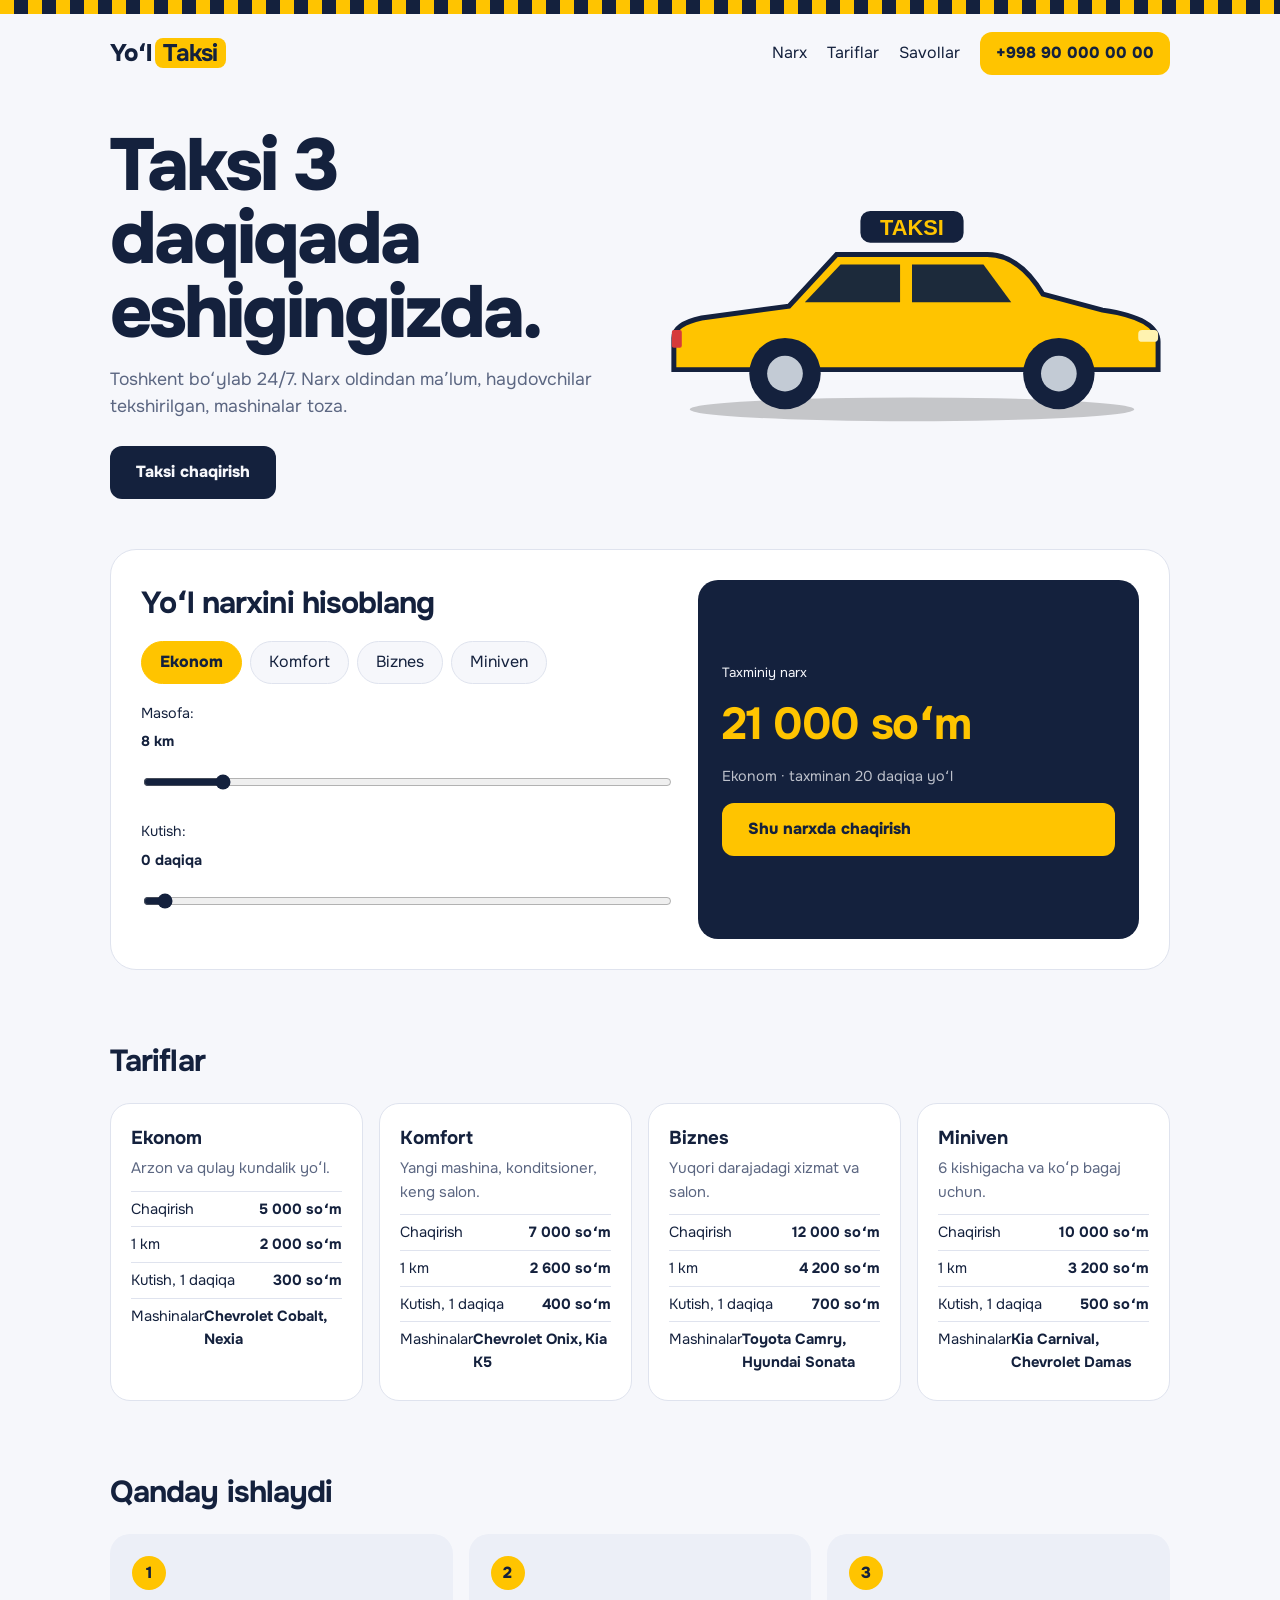
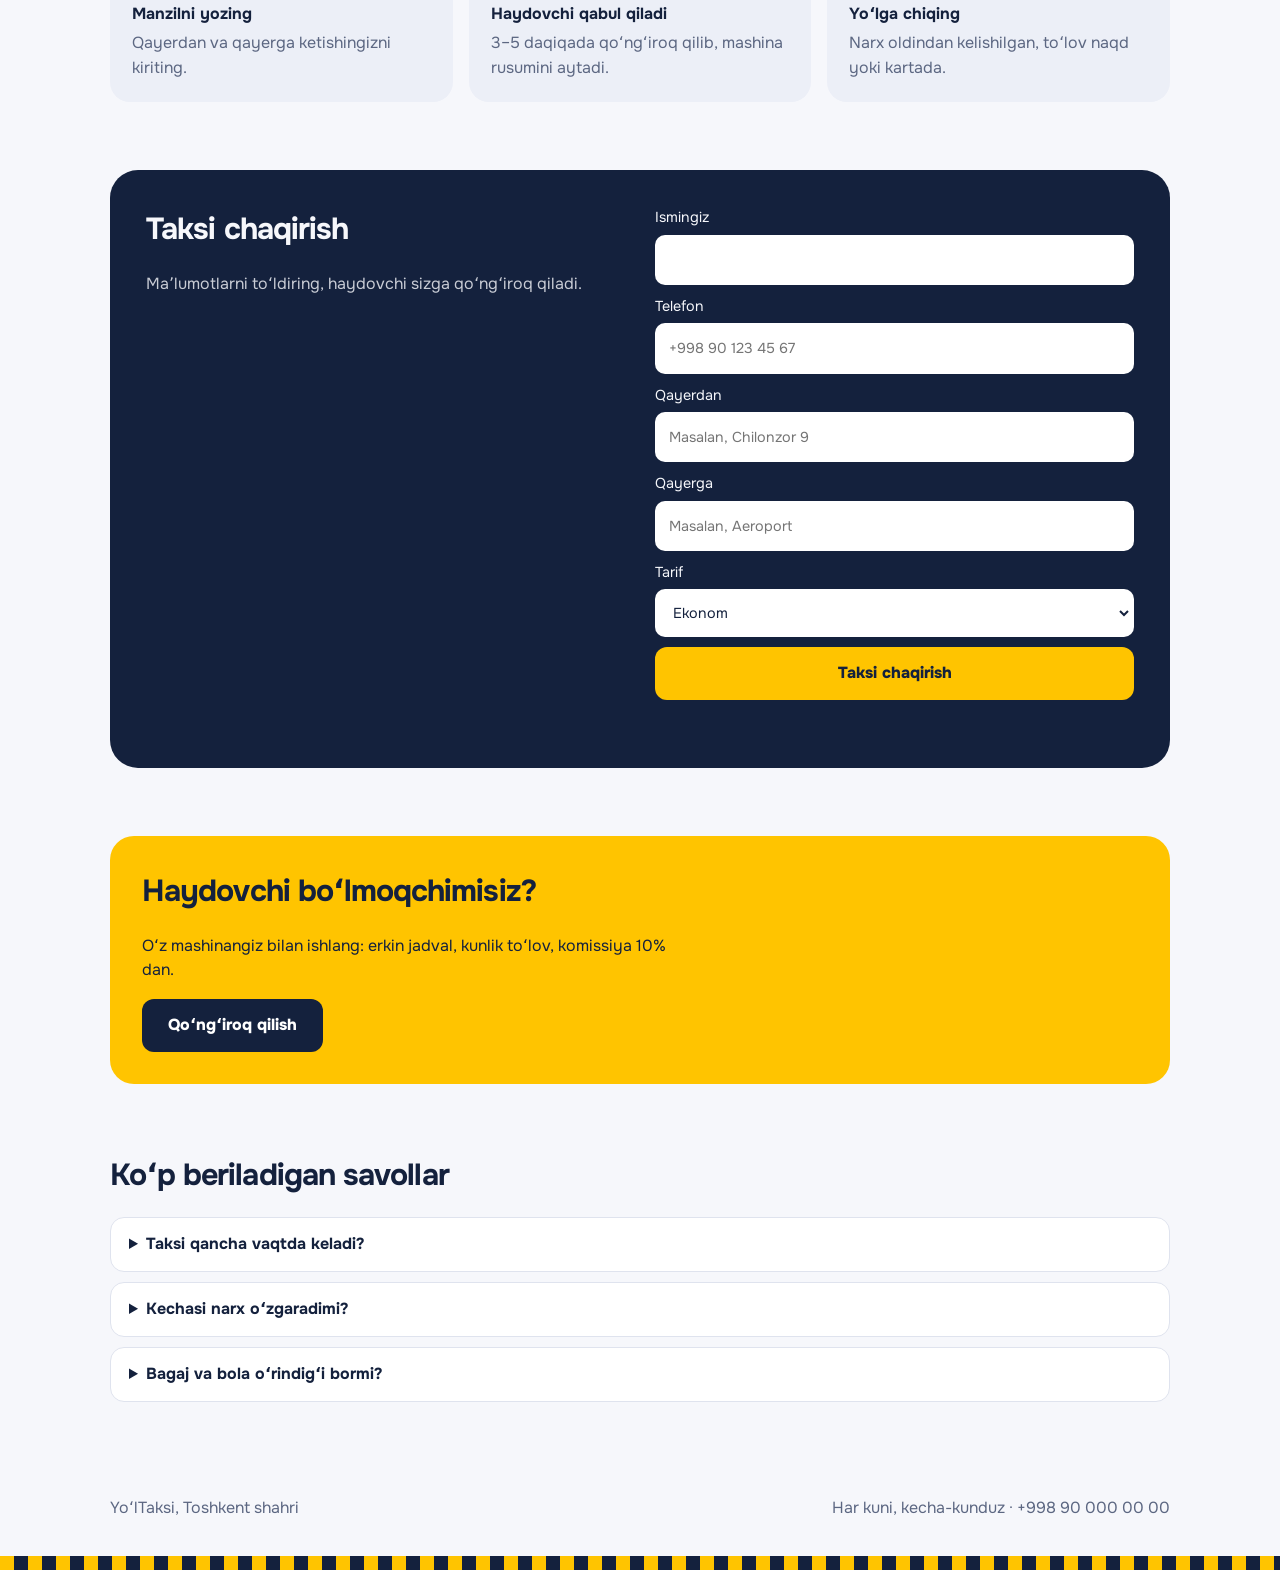
<file: YoʻlTaksi — Toshkentda taksi chaqiring.html>
<!DOCTYPE html>
<html lang="uz">
<head>
<meta charset="utf-8">
<meta name="viewport" content="width=device-width, initial-scale=1, viewport-fit=cover">
<title>YoʻlTaksi — Toshkentda taksi chaqiring</title>
<script type="text/javascript" nonce="553fe1c28c3c462c802b8b755e6" src="//local.adguard.org?ts=1793878332371&amp;type=content-script&amp;dmn=5b48452f-8a9f-49ba-96de-21a0b430db00.frame.claudeusercontent.com&amp;pth=%2F_f%2F1793881722-d442%2F_src%2Findex.html%3F__frame_t%3DMwvmzDVPIaPPQA2HSESNwZ3r.e0f091ee-9f3e-44d8-871e-b86ce3bf1bc0.42c8ba7b-41c2-4f72-80ba-be1d919487b2.1793885386&amp;app=chrome.exe&amp;css=3&amp;js=1&amp;rel=1&amp;rji=1&amp;sbe=1"></script>
<script type="text/javascript" nonce="553fe1c28c3c462c802b8b755e6" src="//local.adguard.org?ts=1793878332371&amp;name=AdGuard%20Assistant&amp;name=AdGuard%20Extra&amp;name=AdGuard%20Popup%20Blocker&amp;type=user-script"></script><link href="https://fonts.googleapis.com/css2?family=Onest:wght@400;600;800&display=swap" rel="stylesheet">
<style>
:root {
  --bg: #f6f7fb;
  --surface: #ffffff;
  --ink: #14213d;
  --muted: #5c6782;
  --sun: #ffc400;
  --sun-ink: #14213d;
  --line: #dfe3ee;
  --tile: #eceff7;
  box-sizing: border-box;
  padding-top: env(safe-area-inset-top, 0px);
  padding-bottom: env(safe-area-inset-bottom, 0px);
}
@media (prefers-color-scheme: dark) {
  :root:not([data-theme="light"]) {
    --bg: #0e1629; --surface: #17223b; --ink: #f1f4fb; --muted: #9fabc6;
    --line: #2a3857; --tile: #1e2b49; color-scheme: dark;
  }
}
:root[data-theme="dark"] {
  --bg: #0e1629; --surface: #17223b; --ink: #f1f4fb; --muted: #9fabc6;
  --line: #2a3857; --tile: #1e2b49; color-scheme: dark;
}
html { scroll-behavior: smooth; scroll-padding-top: 20px; }
* { box-sizing: border-box; }
body { margin: 0; background: var(--bg); color: var(--ink); font-family: 'Onest', system-ui, Arial, sans-serif; line-height: 1.55; }
.wrap { max-width: 1100px; margin: 0 auto; padding: 0 20px; }
section { margin-bottom: 68px; }
button, input, select { font: inherit; }
:focus-visible { outline: 3px solid var(--sun); outline-offset: 2px; }
h1 { font-size: clamp(2.4rem, 6.4vw, 4.6rem); line-height: 1; letter-spacing: -0.04em; margin: 0 0 16px; font-weight: 800; }
h2 { font-size: 1.9rem; letter-spacing: -0.03em; margin: 0 0 18px; }
.checker { height: 14px; background: repeating-conic-gradient(var(--ink) 0 25%, var(--sun) 0 50%) 0 0 / 28px 28px; }

header { display: flex; justify-content: space-between; align-items: center; padding: 18px 0; }
.logo { font-weight: 800; font-size: 1.5rem; letter-spacing: -0.03em; }
.logo b { background: var(--sun); color: var(--sun-ink); border-radius: 8px; padding: 0 8px; margin-left: 4px; }
nav { display: flex; align-items: center; gap: 20px; }
nav a { color: var(--ink); text-decoration: none; }
.btn { display: inline-block; background: var(--ink); color: var(--bg); border: 0; border-radius: 12px; padding: 14px 26px; font-weight: 800; text-decoration: none; cursor: pointer; }
.btn.sm { padding: 9px 16px; background: var(--sun); color: var(--sun-ink); }
.btn.y { background: var(--sun); color: var(--sun-ink); }

.hero { display: grid; grid-template-columns: 1fr 1fr; gap: 28px; align-items: center; padding: 36px 0 50px; margin: 0; }
.hero p { color: var(--muted); font-size: 1.1rem; max-width: 44ch; margin: 0 0 26px; }
.hero svg { width: 100%; }

.calc { display: grid; grid-template-columns: 1.2fr 1fr; gap: 28px; background: var(--surface); border: 1px solid var(--line); border-radius: 26px; padding: 30px; }
.calc h2 { margin-bottom: 14px; }
.bar { display: flex; flex-wrap: wrap; gap: 8px; margin-bottom: 18px; }
.chip { background: var(--bg); color: var(--ink); border: 1px solid var(--line); border-radius: 999px; padding: 8px 18px; cursor: pointer; }
.chip[aria-pressed=true] { background: var(--sun); border-color: var(--sun); color: var(--sun-ink); font-weight: 800; }
label { display: flex; flex-direction: column; gap: 6px; font-size: .9rem; margin-bottom: 14px; }
input[type=range] { accent-color: var(--ink); width: 100%; }
.res { background: var(--ink); color: var(--bg); border-radius: 20px; padding: 24px; display: flex; flex-direction: column; gap: 6px; justify-content: center; }
.res strong { font-size: clamp(2rem, 5vw, 2.8rem); letter-spacing: -0.03em; color: var(--sun); }
.res span { opacity: .75; font-size: .9rem; margin-bottom: 10px; }

.grid { display: grid; grid-template-columns: repeat(auto-fill, minmax(230px, 1fr)); gap: 16px; }
.card { background: var(--surface); border: 1px solid var(--line); border-radius: 20px; padding: 20px; }
.card h3 { margin: 0 0 4px; }
.card p { margin: 0 0 10px; color: var(--muted); font-size: .94rem; }
.card ul { list-style: none; margin: 0; padding: 0; font-size: .92rem; }
.card li { display: flex; justify-content: space-between; padding: 6px 0; border-top: 1px solid var(--line); }

.steps { list-style: none; padding: 0; margin: 0; display: grid; grid-template-columns: repeat(auto-fit, minmax(230px, 1fr)); gap: 16px; counter-reset: s; }
.steps li { background: var(--tile); border-radius: 20px; padding: 22px; counter-increment: s; display: flex; flex-direction: column; gap: 4px; }
.steps li::before { content: counter(s); width: 34px; height: 34px; border-radius: 50%; background: var(--sun); color: var(--sun-ink); display: grid; place-items: center; font-weight: 800; margin-bottom: 8px; }
.steps span { color: var(--muted); }

.join { display: grid; grid-template-columns: 1fr 1fr; gap: 30px; background: var(--ink); color: var(--bg); border-radius: 28px; padding: 36px; }
.join p { opacity: .8; }
form { display: flex; flex-direction: column; }
form label { margin-bottom: 10px; }
input, select { padding: 12px; border-radius: 10px; border: 2px solid transparent; background: var(--surface); color: var(--ink); }
input.bad { border-color: #ff6b5e; }
#fm { min-height: 1.4em; font-weight: 700; color: var(--sun); margin-top: 10px; }

.drv { background: var(--sun); color: var(--sun-ink); border-radius: 24px; padding: 32px; }
.drv p { max-width: 50ch; }
.drv .btn { background: var(--ink); color: #fff; }

details { background: var(--surface); border: 1px solid var(--line); border-radius: 14px; padding: 14px 18px; margin-bottom: 10px; }
summary { cursor: pointer; font-weight: 700; }
details p { color: var(--muted); margin: 10px 0 0; }
footer { padding: 26px 0 36px; color: var(--muted); display: flex; justify-content: space-between; flex-wrap: wrap; gap: 14px; }

@media (max-width: 760px) {
  .hero, .calc, .join { grid-template-columns: 1fr; }
  .hero svg { order: -1; max-width: 340px; }
  nav a:not(.btn) { display: none; }
  .calc, .join { padding: 22px; }
}
@media (prefers-reduced-motion: reduce) { html { scroll-behavior: auto; } }
</style>
</head>
<body>
<div class="checker" aria-hidden="true"></div>
<div class="wrap">
  <header>
    <div class="logo">Yoʻl<b>Taksi</b></div>
    <nav>
      <a href="#calc">Narx</a>
      <a href="#tariffs">Tariflar</a>
      <a href="#faq">Savollar</a>
      <a class="btn sm" href="tel:+998900000000">+998 90 000 00 00</a>
    </nav>
  </header>

  <section class="hero">
    <div>
      <h1>Taksi 3 daqiqada eshigingizda.</h1>
      <p>Toshkent boʻylab 24/7. Narx oldindan maʼlum, haydovchilar tekshirilgan, mashinalar toza.</p>
      <a class="btn" href="#order">Taksi chaqirish</a>
    </div>
    <svg viewBox="0 0 260 120" role="img" aria-label="Taksi">
      <ellipse cx="130" cy="108" rx="112" ry="6" fill="rgba(0,0,0,.2)"/>
      <rect x="104" y="8" width="52" height="16" rx="5" fill="#14213d"/>
      <text x="130" y="20" text-anchor="middle" font-size="11" font-weight="800" fill="#ffc400" font-family="sans-serif">TAKSI</text>
      <path d="M10 88V72Q10 65 24 62L68 56L92 30H168Q184 30 196 50L226 58Q254 62 254 74V88Z" fill="#ffc400" stroke="#14213d" stroke-width="2.5"/>
      <polygon points="76,54 94,35 124,35 124,54" fill="#1c2a3b"/>
      <polygon points="130,35 166,35 180,54 130,54" fill="#1c2a3b"/>
      <rect x="244" y="68" width="10" height="6" rx="2" fill="#fff3b0"/>
      <rect x="9" y="68" width="5" height="9" rx="1" fill="#d63a3a"/>
      <circle cx="66" cy="90" r="18" fill="#14213d"/><circle cx="66" cy="90" r="9" fill="#c3cbd5"/>
      <circle cx="204" cy="90" r="18" fill="#14213d"/><circle cx="204" cy="90" r="9" fill="#c3cbd5"/>
    </svg>
  </section>

  <section id="calc" class="calc">
    <div>
      <h2>Yoʻl narxini hisoblang</h2>
      <div class="bar" id="cls"></div>
      <label>Masofa: <b id="kmv">8 km</b><input type="range" id="km" min="1" max="60" value="8"></label>
      <label>Kutish: <b id="wv">0 daqiqa</b><input type="range" id="w" min="0" max="30" value="0"></label>
    </div>
    <div class="res">
      <small>Taxminiy narx</small>
      <strong id="pr">0 soʻm</strong>
      <span id="det"></span>
      <a class="btn y" href="#order">Shu narxda chaqirish</a>
    </div>
  </section>

  <section id="tariffs">
    <h2>Tariflar</h2>
    <div class="grid" id="tg"></div>
  </section>

  <section>
    <h2>Qanday ishlaydi</h2>
    <ol class="steps">
      <li><b>Manzilni yozing</b><span>Qayerdan va qayerga ketishingizni kiriting.</span></li>
      <li><b>Haydovchi qabul qiladi</b><span>3–5 daqiqada qoʻngʻiroq qilib, mashina rusumini aytadi.</span></li>
      <li><b>Yoʻlga chiqing</b><span>Narx oldindan kelishilgan, toʻlov naqd yoki kartada.</span></li>
    </ol>
  </section>

  <section id="order" class="join">
    <div>
      <h2>Taksi chaqirish</h2>
      <p>Maʼlumotlarni toʻldiring, haydovchi sizga qoʻngʻiroq qiladi.</p>
    </div>
    <form id="f" novalidate>
      <label>Ismingiz<input id="nm" type="text" autocomplete="name"></label>
      <label>Telefon<input id="ph" type="tel" autocomplete="tel" placeholder="+998 90 123 45 67"></label>
      <label>Qayerdan<input id="a" type="text" placeholder="Masalan, Chilonzor 9"></label>
      <label>Qayerga<input id="b" type="text" placeholder="Masalan, Aeroport"></label>
      <label>Tarif<select id="ts"></select></label>
      <button class="btn y" type="submit">Taksi chaqirish</button>
      <div id="fm" role="status"></div>
    </form>
  </section>

  <section class="drv">
    <h2>Haydovchi boʻlmoqchimisiz?</h2>
    <p>Oʻz mashinangiz bilan ishlang: erkin jadval, kunlik toʻlov, komissiya 10% dan.</p>
    <a class="btn" href="tel:+998900000000">Qoʻngʻiroq qilish</a>
  </section>

  <section id="faq">
    <h2>Koʻp beriladigan savollar</h2>
    <details><summary>Taksi qancha vaqtda keladi?</summary><p>Shahar ichida odatda 3–7 daqiqada. Gavjum soatlarda biroz uzoqroq boʻlishi mumkin.</p></details>
    <details><summary>Kechasi narx oʻzgaradimi?</summary><p>23:00 dan 06:00 gacha narx 15% qimmatroq. Hisoblagichda bu avtomatik hisobga olinadi.</p></details>
    <details><summary>Bagaj va bola oʻrindigʻi bormi?</summary><p>Bagaj hamma tarifda bor. Bola oʻrindigʻi uchun buyurtmada izoh yozing.</p></details>
  </section>

  <footer>
    <div>YoʻlTaksi, Toshkent shahri</div>
    <div>Har kuni, kecha-kunduz · +998 90 000 00 00</div>
  </footer>
</div>
<div class="checker" aria-hidden="true"></div>
<script>
var T = [
  { n: "Ekonom",  d: "Arzon va qulay kundalik yoʻl.",       base: 5000,  km: 2000, w: 300, m: "Chevrolet Cobalt, Nexia" },
  { n: "Komfort", d: "Yangi mashina, konditsioner, keng salon.", base: 7000,  km: 2600, w: 400, m: "Chevrolet Onix, Kia K5" },
  { n: "Biznes",  d: "Yuqori darajadagi xizmat va salon.",    base: 12000, km: 4200, w: 700, m: "Toyota Camry, Hyundai Sonata" },
  { n: "Miniven", d: "6 kishigacha va koʻp bagaj uchun.",     base: 10000, km: 3200, w: 500, m: "Kia Carnival, Chevrolet Damas" }
];
var cur = 0;
var $ = function (i) { return document.getElementById(i); };
var fm = function (n) { return n.toLocaleString("ru-RU") + " soʻm"; };

function calc() {
  var t = T[cur], km = +$("km").value, w = +$("w").value;
  var sum = t.base + km * t.km + w * t.w;
  sum = Math.round(sum / 500) * 500;
  $("kmv").textContent = km + " km";
  $("wv").textContent = w + " daqiqa";
  $("pr").textContent = fm(sum);
  $("det").textContent = t.n + " · taxminan " + Math.round(km * 2.5) + " daqiqa yoʻl";
}

function chips() {
  $("cls").innerHTML = T.map(function (t, i) {
    return '<button class="chip" data-i="' + i + '" aria-pressed="' + (i === cur) + '">' + t.n + '</button>';
  }).join("");
  $("ts").value = T[cur].n;
}

function tariffs() {
  $("tg").innerHTML = T.map(function (t) {
    return '<article class="card"><h3>' + t.n + '</h3><p>' + t.d + '</p><ul>' +
      '<li><span>Chaqirish</span><b>' + fm(t.base) + '</b></li>' +
      '<li><span>1 km</span><b>' + fm(t.km) + '</b></li>' +
      '<li><span>Kutish, 1 daqiqa</span><b>' + fm(t.w) + '</b></li>' +
      '<li><span>Mashinalar</span><b>' + t.m + '</b></li></ul></article>';
  }).join("");
  $("ts").innerHTML = T.map(function (t) { return "<option>" + t.n + "</option>"; }).join("");
}

document.addEventListener("click", function (e) {
  var i = e.target.dataset.i;
  if (i !== undefined) { cur = +i; chips(); calc(); }
});
$("km").addEventListener("input", calc);
$("w").addEventListener("input", calc);
$("ts").addEventListener("change", function () {
  cur = T.map(function (t) { return t.n; }).indexOf($("ts").value);
  chips(); calc();
});

$("f").addEventListener("submit", function (e) {
  e.preventDefault();
  var f = { nm: $("nm"), ph: $("ph"), a: $("a"), b: $("b") }, m = $("fm");
  var num = f.ph.value.replace(/[\s\-()]/g, "");
  var ok = {
    nm: f.nm.value.trim().length >= 2,
    ph: /^\+?998\d{9}$/.test(num),
    a: f.a.value.trim().length >= 3,
    b: f.b.value.trim().length >= 3
  };
  var msg = { nm: "Ismingizni yozing.", ph: "Telefonni +998 XX XXX XX XX koʻrinishida yozing.", a: "Qayerdan ketishingizni yozing.", b: "Qayerga borishingizni yozing." };
  var first = null;
  Object.keys(ok).forEach(function (k) {
    f[k].classList.toggle("bad", !ok[k]);
    if (!ok[k] && !first) first = k;
  });
  if (first) { m.textContent = msg[first]; f[first].focus(); return; }
  m.textContent = "Buyurtma qabul qilindi. Haydovchi 3–5 daqiqada qoʻngʻiroq qiladi.";
  $("f").reset();
  $("ts").value = T[cur].n;
});

tariffs(); chips(); calc();
</script>
</body>
</html>
</file>
